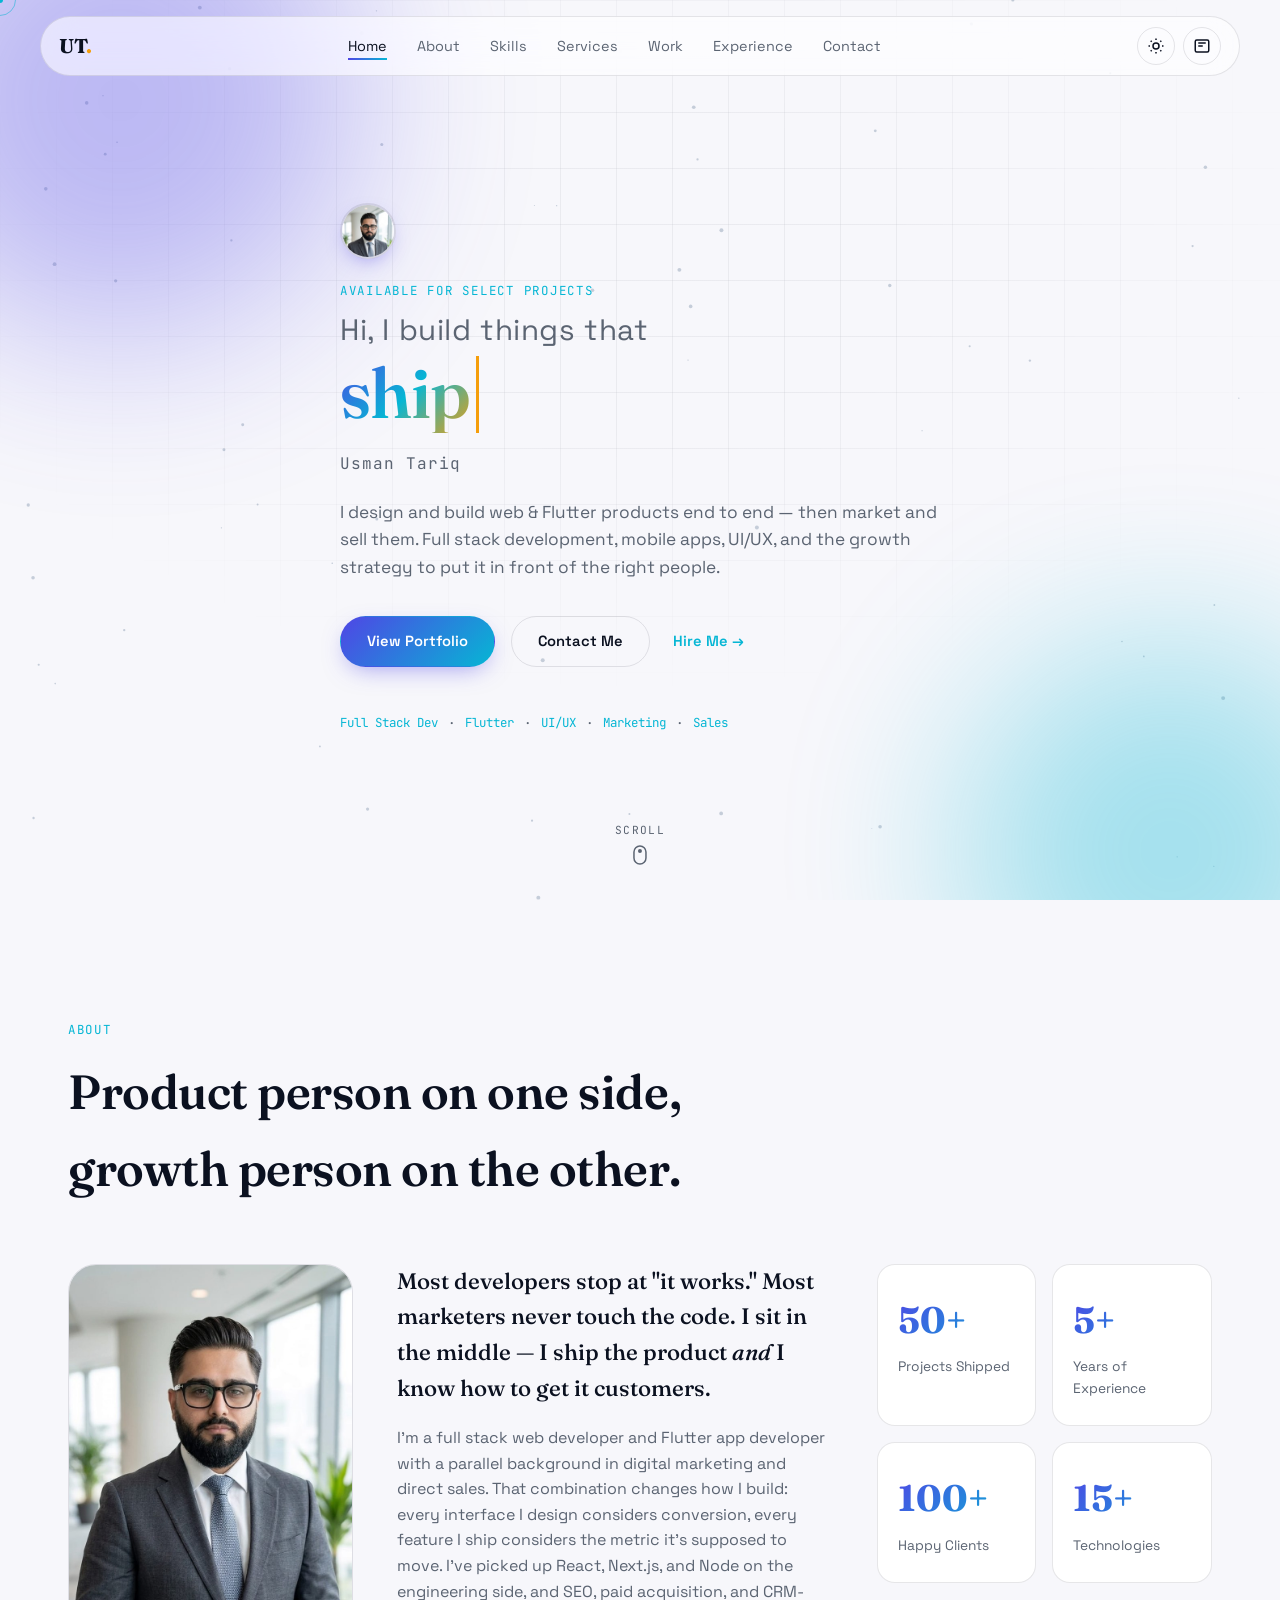
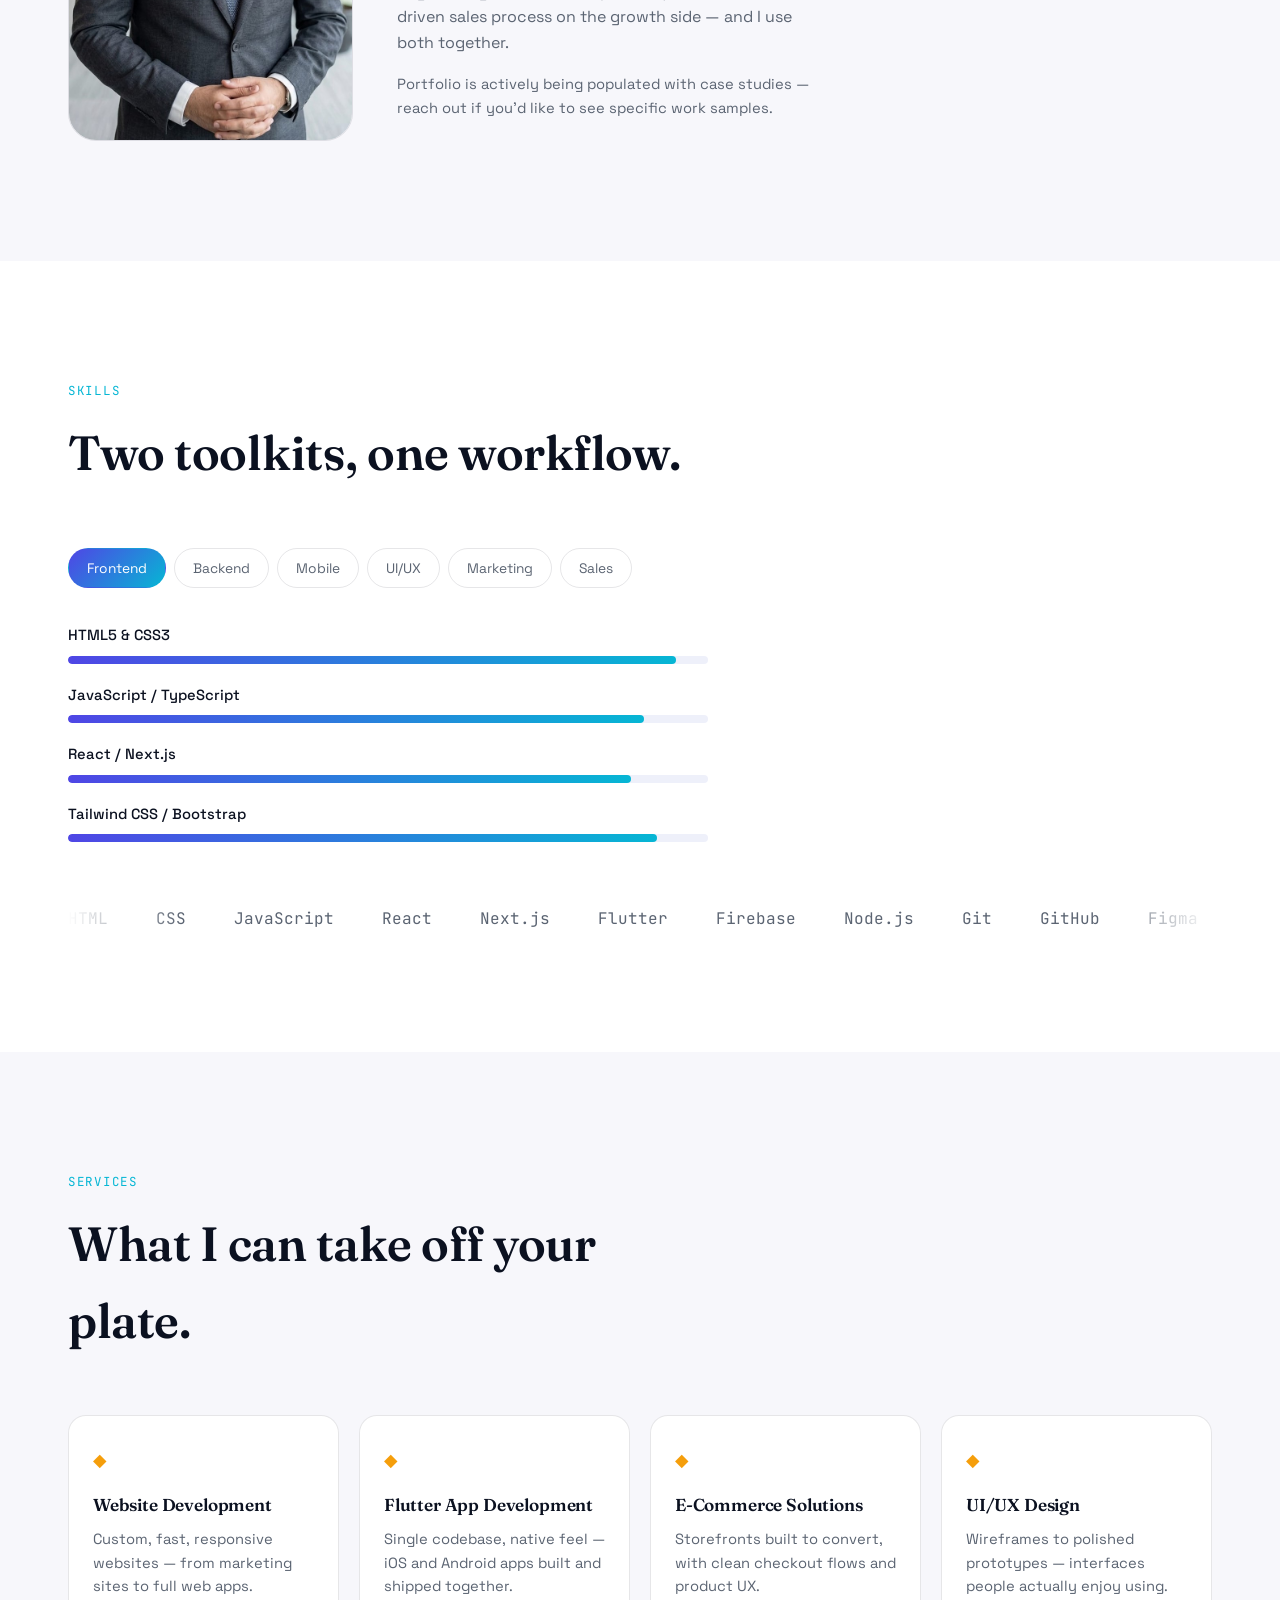
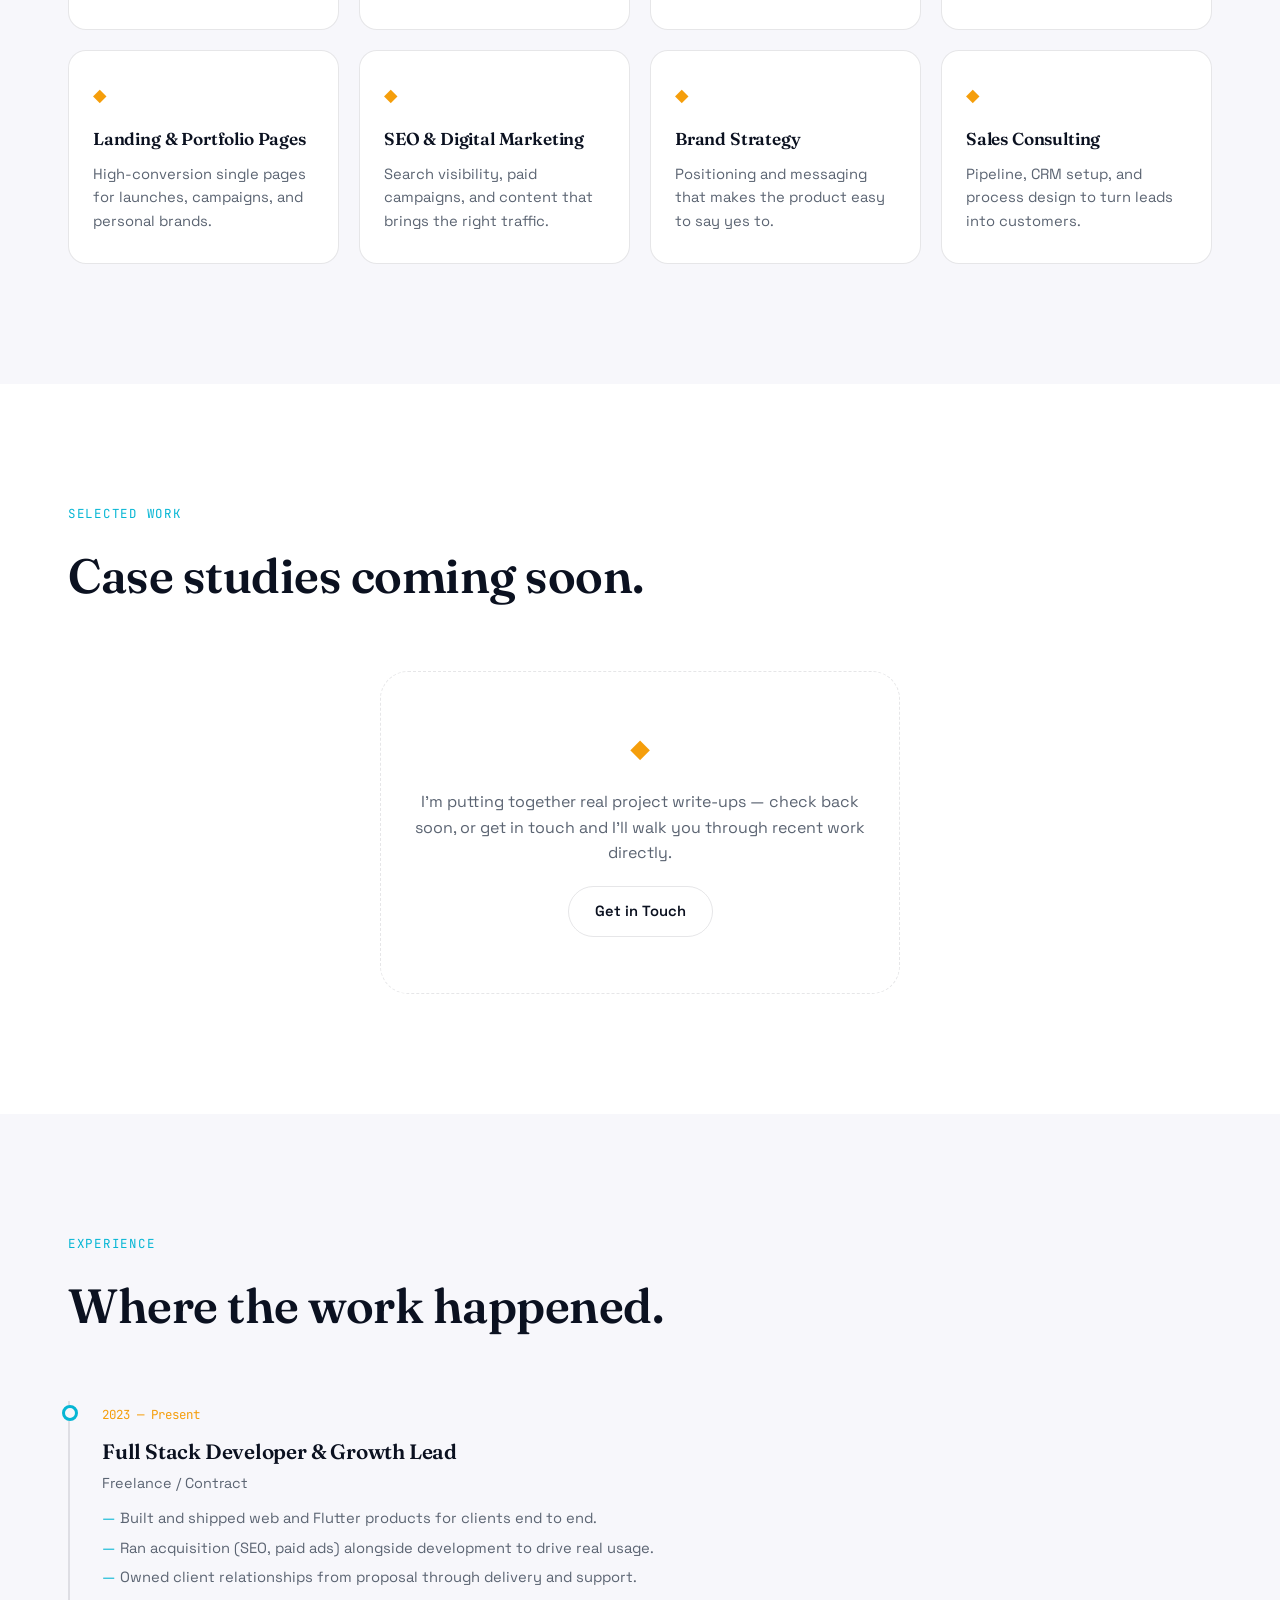
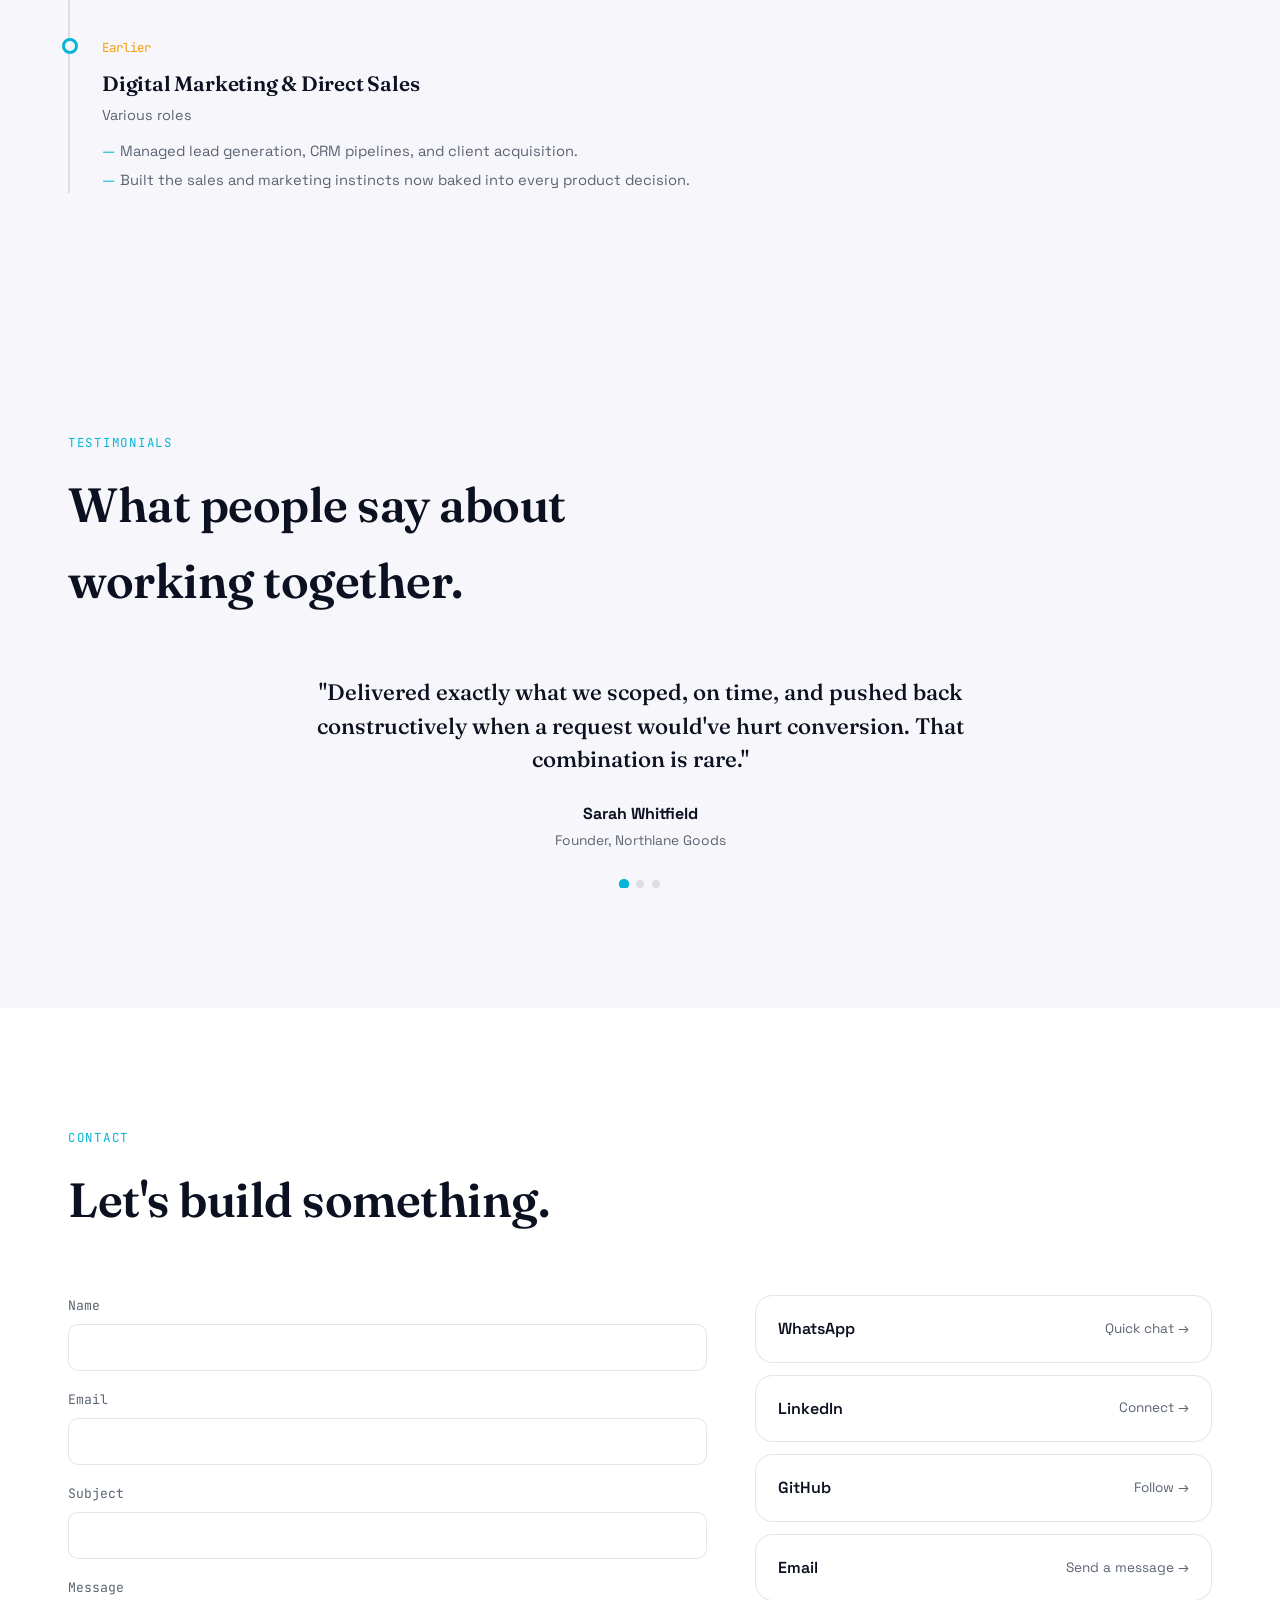
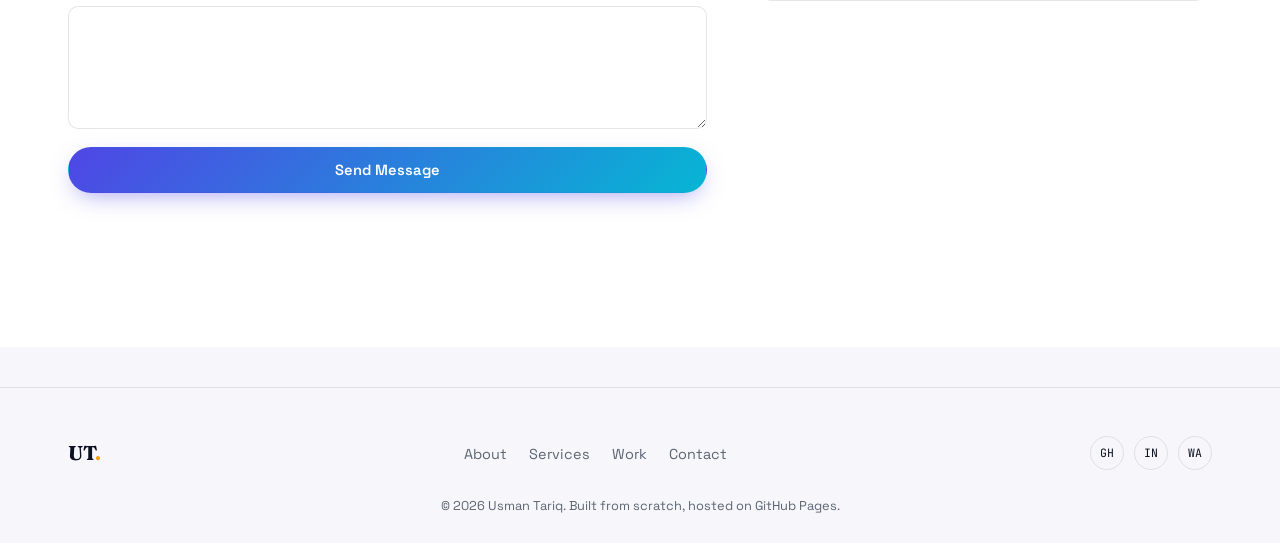
<file: index.html>
<!DOCTYPE html>
<html lang="en">
<head>
  <meta charset="UTF-8" />
  <meta name="viewport" content="width=device-width, initial-scale=1.0" />
  <title>Usman Tariq — Full Stack Developer, Flutter Engineer &amp; Growth Strategist</title>
  <meta name="description" content="Usman Tariq builds web apps, Flutter mobile apps, and interfaces — then markets and sells them. Portfolio, services, and case studies." />
  <meta name="author" content="Usman Tariq" />

  <!-- Open Graph -->
  <meta property="og:type" content="website" />
  <meta property="og:title" content="Usman Tariq — Full Stack Developer, Flutter Engineer & Growth Strategist" />
  <meta property="og:description" content="I build the product, then I build its audience. Web, Flutter, UI/UX, marketing and sales — end to end." />
  <meta property="og:image" content="images/og-cover.svg" />
  <meta property="og:url" content="https://iusmantariq.github.io/" />

  <!-- Twitter -->
  <meta name="twitter:card" content="summary_large_image" />
  <meta name="twitter:title" content="Usman Tariq — Full Stack Developer, Flutter Engineer & Growth Strategist" />
  <meta name="twitter:description" content="I build the product, then I build its audience. Web, Flutter, UI/UX, marketing and sales — end to end." />
  <meta name="twitter:image" content="images/og-cover.svg" />

  <link rel="canonical" href="https://iusmantariq.github.io/" />
  <link rel="icon" type="image/png" sizes="32x32" href="images/favicon-32.png" />
  <link rel="icon" type="image/png" sizes="16x16" href="images/favicon-16.png" />
  <link rel="apple-touch-icon" sizes="180x180" href="images/favicon-180.png" />

  <link rel="preconnect" href="https://fonts.googleapis.com" />
  <link rel="preconnect" href="https://fonts.gstatic.com" crossorigin />
  <link href="https://fonts.googleapis.com/css2?family=Fraunces:opsz,wght@9..144,300;9..144,500;9..144,600;9..144,700&family=Space+Grotesk:wght@400;500;600;700&family=JetBrains+Mono:wght@400;500&display=swap" rel="stylesheet" />

  <link rel="stylesheet" href="css/style.css" />

  <script type="application/ld+json">
  {
    "@context": "https://schema.org",
    "@type": "Person",
    "name": "Usman Tariq",
    "jobTitle": "Full Stack Web Developer, Flutter App Developer, UI/UX Designer, Digital Marketing & Sales Expert",
    "url": "https://iusmantariq.github.io/",
    "sameAs": [
      "https://github.com/iusmantariq",
      "https://www.linkedin.com/in/usman-raja-0a2588297"
    ]
  }
  </script>
</head>
<body>

  <!-- Loader -->
  <div id="loader" aria-hidden="true">
    <div class="loader-mark">
      <span>U</span><span>T</span>
    </div>
  </div>

  <!-- Scroll progress -->
  <div id="scroll-progress"></div>

  <!-- Custom cursor (desktop only, respects reduced motion via CSS) -->
  <div class="cursor-dot" id="cursorDot" aria-hidden="true"></div>
  <div class="cursor-ring" id="cursorRing" aria-hidden="true"></div>

  <!-- Nav -->
  <header class="nav-wrap" id="navWrap">
    <nav class="nav" aria-label="Primary">
      <a href="#home" class="logo">
        <span class="logo-mark">UT<span class="logo-dot">.</span></span>
      </a>

      <ul class="nav-links" id="navLinks">
        <li><a href="#home" class="nav-link active" data-section="home">Home</a></li>
        <li><a href="#about" class="nav-link" data-section="about">About</a></li>
        <li><a href="#skills" class="nav-link" data-section="skills">Skills</a></li>
        <li><a href="#services" class="nav-link" data-section="services">Services</a></li>
        <li><a href="#portfolio" class="nav-link" data-section="portfolio">Work</a></li>
        <li><a href="#experience" class="nav-link" data-section="experience">Experience</a></li>
        <li><a href="#contact" class="nav-link" data-section="contact">Contact</a></li>
      </ul>

      <div class="nav-actions">
        <button id="themeToggle" class="icon-btn" aria-label="Toggle light and dark theme" title="Toggle theme">
          <svg class="icon-sun" width="18" height="18" viewBox="0 0 24 24" fill="none" stroke="currentColor" stroke-width="2"><circle cx="12" cy="12" r="4"/><path d="M12 2v2M12 20v2M4.9 4.9l1.4 1.4M17.7 17.7l1.4 1.4M2 12h2M20 12h2M4.9 19.1l1.4-1.4M17.7 6.3l1.4-1.4"/></svg>
          <svg class="icon-moon" width="18" height="18" viewBox="0 0 24 24" fill="none" stroke="currentColor" stroke-width="2"><path d="M21 12.8A9 9 0 1 1 11.2 3 7 7 0 0 0 21 12.8Z"/></svg>
        </button>
        <button class="icon-btn hide-mobile" id="paletteBtn" aria-label="Open command palette" title="Command palette (Ctrl+K)">
          <svg width="18" height="18" viewBox="0 0 24 24" fill="none" stroke="currentColor" stroke-width="2"><rect x="3" y="4" width="18" height="16" rx="2"/><path d="M7 8h10M7 12h6"/></svg>
        </button>
        <button class="hamburger" id="hamburger" aria-label="Open menu" aria-expanded="false">
          <span></span><span></span><span></span>
        </button>
      </div>
    </nav>
  </header>

  <!-- Mobile menu -->
  <div class="mobile-menu" id="mobileMenu">
    <ul>
      <li><a href="#home" class="mobile-link">Home</a></li>
      <li><a href="#about" class="mobile-link">About</a></li>
      <li><a href="#skills" class="mobile-link">Skills</a></li>
      <li><a href="#services" class="mobile-link">Services</a></li>
      <li><a href="#portfolio" class="mobile-link">Work</a></li>
      <li><a href="#experience" class="mobile-link">Experience</a></li>
      <li><a href="#contact" class="mobile-link">Contact</a></li>
    </ul>
    <a href="#contact" class="btn btn-primary mobile-link">Get In Touch</a>
  </div>

  <main id="top">

    <!-- HERO -->
    <section class="hero" id="home">
      <div class="hero-bg" aria-hidden="true">
        <canvas id="particleCanvas"></canvas>
        <div class="hero-grid"></div>
        <div class="blob blob-a"></div>
        <div class="blob blob-b"></div>
      </div>

      <div class="hero-inner container">
        <div class="hero-avatar reveal">
          <img src="images/profile-square.jpg" alt="Usman Tariq" width="56" height="56" />
        </div>
        <p class="eyebrow reveal">Available for select projects</p>

        <h1 class="hero-title reveal">
          <span class="hero-hi">Hi, I build things that</span>
          <span class="hero-line-typed">
            <span id="typedWord">ship.</span>
          </span>
        </h1>

        <p class="hero-name reveal">Usman Tariq</p>

        <p class="hero-sub reveal">
          I design and build web &amp; Flutter products end to end — then market and sell them.
          Full stack development, mobile apps, UI/UX, and the growth strategy to put it in front of the right people.
        </p>

        <div class="hero-cta reveal">
          <a href="#portfolio" class="btn btn-primary ripple">View Portfolio</a>
          <a href="#contact" class="btn btn-outline ripple">Contact Me</a>
          <a href="#contact" class="btn btn-text">Hire Me →</a>
        </div>

        <div class="hero-roles reveal" aria-hidden="true">
          <span>Full&nbsp;Stack&nbsp;Dev</span>
          <span>·</span>
          <span>Flutter</span>
          <span>·</span>
          <span>UI/UX</span>
          <span>·</span>
          <span>Marketing</span>
          <span>·</span>
          <span>Sales</span>
        </div>
      </div>

      <button class="scroll-cue" id="scrollCue" aria-label="Scroll to About section">
        <span>Scroll</span>
        <svg width="14" height="20" viewBox="0 0 14 20" fill="none"><rect x="1" y="1" width="12" height="18" rx="6" stroke="currentColor" stroke-width="1.5"/><circle class="scroll-cue-dot" cx="7" cy="6" r="2" fill="currentColor"/></svg>
      </button>
    </section>

    <!-- ABOUT -->
    <section class="section" id="about">
      <div class="container">
        <div class="section-head reveal">
          <p class="eyebrow">About</p>
          <h2>Product person on one side, growth person on the other.</h2>
        </div>

        <div class="about-grid">
          <div class="about-photo reveal">
            <img src="images/profile-portrait.jpg" alt="Usman Tariq" />
          </div>
          <div class="about-copy reveal">
            <p class="lede">
              Most developers stop at "it works." Most marketers never touch the code.
              I sit in the middle — I ship the product <em>and</em> I know how to get it customers.
            </p>
            <p>
              I'm a full stack web developer and Flutter app developer with a parallel background in digital
              marketing and direct sales. That combination changes how I build: every interface I design considers
              conversion, every feature I ship considers the metric it's supposed to move. I've picked up React,
              Next.js, and Node on the engineering side, and SEO, paid acquisition, and CRM-driven sales process on
              the growth side — and I use both together.
            </p>
            <p class="muted-note">
              Portfolio is actively being populated with case studies — reach out if you'd like to see specific work samples.
            </p>
          </div>

          <div class="about-stats">
            <div class="stat-card reveal">
              <span class="stat-num" data-count="50" data-suffix="+">0</span>
              <span class="stat-label">Projects Shipped</span>
            </div>
            <div class="stat-card reveal">
              <span class="stat-num" data-count="5" data-suffix="+">0</span>
              <span class="stat-label">Years of Experience</span>
            </div>
            <div class="stat-card reveal">
              <span class="stat-num" data-count="100" data-suffix="+">0</span>
              <span class="stat-label">Happy Clients</span>
            </div>
            <div class="stat-card reveal">
              <span class="stat-num" data-count="15" data-suffix="+">0</span>
              <span class="stat-label">Technologies</span>
            </div>
          </div>
        </div>
      </div>
    </section>

    <!-- SKILLS -->
    <section class="section section-alt" id="skills">
      <div class="container">
        <div class="section-head reveal">
          <p class="eyebrow">Skills</p>
          <h2>Two toolkits, one workflow.</h2>
        </div>

        <div class="skills-tabs reveal" role="tablist" aria-label="Skill categories">
          <button class="skill-tab active" data-target="frontend">Frontend</button>
          <button class="skill-tab" data-target="backend">Backend</button>
          <button class="skill-tab" data-target="mobile">Mobile</button>
          <button class="skill-tab" data-target="design">UI/UX</button>
          <button class="skill-tab" data-target="marketing">Marketing</button>
          <button class="skill-tab" data-target="sales">Sales</button>
        </div>

        <div class="skills-panels">
          <div class="skill-panel active" id="frontend">
            <div class="bar-row"><span>HTML5 &amp; CSS3</span><div class="bar"><i style="--w:95%"></i></div></div>
            <div class="bar-row"><span>JavaScript / TypeScript</span><div class="bar"><i style="--w:90%"></i></div></div>
            <div class="bar-row"><span>React / Next.js</span><div class="bar"><i style="--w:88%"></i></div></div>
            <div class="bar-row"><span>Tailwind CSS / Bootstrap</span><div class="bar"><i style="--w:92%"></i></div></div>
          </div>
          <div class="skill-panel" id="backend">
            <div class="bar-row"><span>Node.js / Express.js</span><div class="bar"><i style="--w:85%"></i></div></div>
            <div class="bar-row"><span>REST API Design</span><div class="bar"><i style="--w:88%"></i></div></div>
            <div class="bar-row"><span>Firebase</span><div class="bar"><i style="--w:86%"></i></div></div>
            <div class="bar-row"><span>Git &amp; GitHub</span><div class="bar"><i style="--w:90%"></i></div></div>
          </div>
          <div class="skill-panel" id="mobile">
            <div class="bar-row"><span>Flutter</span><div class="bar"><i style="--w:90%"></i></div></div>
            <div class="bar-row"><span>Dart</span><div class="bar"><i style="--w:88%"></i></div></div>
            <div class="bar-row"><span>Android Development</span><div class="bar"><i style="--w:78%"></i></div></div>
            <div class="bar-row"><span>Cross-platform Architecture</span><div class="bar"><i style="--w:85%"></i></div></div>
          </div>
          <div class="skill-panel" id="design">
            <div class="bar-row"><span>Figma</span><div class="bar"><i style="--w:90%"></i></div></div>
            <div class="bar-row"><span>Adobe XD / Photoshop</span><div class="bar"><i style="--w:80%"></i></div></div>
            <div class="bar-row"><span>Wireframing &amp; Prototyping</span><div class="bar"><i style="--w:88%"></i></div></div>
            <div class="bar-row"><span>Design Systems</span><div class="bar"><i style="--w:82%"></i></div></div>
          </div>
          <div class="skill-panel" id="marketing">
            <div class="bar-row"><span>SEO</span><div class="bar"><i style="--w:85%"></i></div></div>
            <div class="bar-row"><span>Google &amp; Facebook Ads</span><div class="bar"><i style="--w:82%"></i></div></div>
            <div class="bar-row"><span>Email &amp; Content Marketing</span><div class="bar"><i style="--w:80%"></i></div></div>
            <div class="bar-row"><span>Analytics</span><div class="bar"><i style="--w:84%"></i></div></div>
          </div>
          <div class="skill-panel" id="sales">
            <div class="bar-row"><span>Direct Sales</span><div class="bar"><i style="--w:88%"></i></div></div>
            <div class="bar-row"><span>Lead Generation</span><div class="bar"><i style="--w:85%"></i></div></div>
            <div class="bar-row"><span>CRM &amp; Pipeline Management</span><div class="bar"><i style="--w:83%"></i></div></div>
            <div class="bar-row"><span>Business Development</span><div class="bar"><i style="--w:80%"></i></div></div>
          </div>
        </div>

        <div class="tech-marquee reveal" aria-label="Technology stack">
          <div class="tech-track">
            <span>HTML</span><span>CSS</span><span>JavaScript</span><span>React</span><span>Next.js</span>
            <span>Flutter</span><span>Firebase</span><span>Node.js</span><span>Git</span><span>GitHub</span>
            <span>Figma</span><span>Photoshop</span>
            <span aria-hidden="true">HTML</span><span aria-hidden="true">CSS</span><span aria-hidden="true">JavaScript</span>
            <span aria-hidden="true">React</span><span aria-hidden="true">Next.js</span><span aria-hidden="true">Flutter</span>
            <span aria-hidden="true">Firebase</span><span aria-hidden="true">Node.js</span><span aria-hidden="true">Git</span>
            <span aria-hidden="true">GitHub</span><span aria-hidden="true">Figma</span><span aria-hidden="true">Photoshop</span>
          </div>
        </div>
      </div>
    </section>

    <!-- SERVICES -->
    <section class="section" id="services">
      <div class="container">
        <div class="section-head reveal">
          <p class="eyebrow">Services</p>
          <h2>What I can take off your plate.</h2>
        </div>

        <div class="services-grid">
          <div class="service-card reveal">
            <div class="service-icon">◆</div>
            <h3>Website Development</h3>
            <p>Custom, fast, responsive websites — from marketing sites to full web apps.</p>
          </div>
          <div class="service-card reveal">
            <div class="service-icon">◆</div>
            <h3>Flutter App Development</h3>
            <p>Single codebase, native feel — iOS and Android apps built and shipped together.</p>
          </div>
          <div class="service-card reveal">
            <div class="service-icon">◆</div>
            <h3>E-Commerce Solutions</h3>
            <p>Storefronts built to convert, with clean checkout flows and product UX.</p>
          </div>
          <div class="service-card reveal">
            <div class="service-icon">◆</div>
            <h3>UI/UX Design</h3>
            <p>Wireframes to polished prototypes — interfaces people actually enjoy using.</p>
          </div>
          <div class="service-card reveal">
            <div class="service-icon">◆</div>
            <h3>Landing &amp; Portfolio Pages</h3>
            <p>High-conversion single pages for launches, campaigns, and personal brands.</p>
          </div>
          <div class="service-card reveal">
            <div class="service-icon">◆</div>
            <h3>SEO &amp; Digital Marketing</h3>
            <p>Search visibility, paid campaigns, and content that brings the right traffic.</p>
          </div>
          <div class="service-card reveal">
            <div class="service-icon">◆</div>
            <h3>Brand Strategy</h3>
            <p>Positioning and messaging that makes the product easy to say yes to.</p>
          </div>
          <div class="service-card reveal">
            <div class="service-icon">◆</div>
            <h3>Sales Consulting</h3>
            <p>Pipeline, CRM setup, and process design to turn leads into customers.</p>
          </div>
        </div>
      </div>
    </section>

    <!-- PORTFOLIO -->
    <section class="section section-alt" id="portfolio">
      <div class="container">
        <div class="section-head reveal">
          <p class="eyebrow">Selected Work</p>
          <h2>Case studies coming soon.</h2>
        </div>

        <div class="portfolio-empty reveal">
          <div class="portfolio-empty-icon">◆</div>
          <p>I'm putting together real project write-ups — check back soon, or get in touch and I'll walk you through recent work directly.</p>
          <a href="#contact" class="btn btn-outline">Get in Touch</a>
        </div>
      </div>
    </section>


    <!-- EXPERIENCE -->
    <section class="section" id="experience">
      <div class="container">
        <div class="section-head reveal">
          <p class="eyebrow">Experience</p>
          <h2>Where the work happened.</h2>
        </div>

        <div class="timeline" id="timeline">
          <div class="timeline-item reveal">
            <div class="timeline-dot"></div>
            <div class="timeline-content">
              <span class="timeline-date">2023 — Present</span>
              <h3>Full Stack Developer &amp; Growth Lead</h3>
              <p class="timeline-org">Freelance / Contract</p>
              <ul>
                <li>Built and shipped web and Flutter products for clients end to end.</li>
                <li>Ran acquisition (SEO, paid ads) alongside development to drive real usage.</li>
                <li>Owned client relationships from proposal through delivery and support.</li>
              </ul>
            </div>
          </div>
          <div class="timeline-item reveal">
            <div class="timeline-dot"></div>
            <div class="timeline-content">
              <span class="timeline-date">Earlier</span>
              <h3>Digital Marketing &amp; Direct Sales</h3>
              <p class="timeline-org">Various roles</p>
              <ul>
                <li>Managed lead generation, CRM pipelines, and client acquisition.</li>
                <li>Built the sales and marketing instincts now baked into every product decision.</li>
              </ul>
            </div>
          </div>
        </div>
      </div>
    </section>


    <!-- TESTIMONIALS -->
    <section class="section" id="testimonials">
      <div class="container">
        <div class="section-head reveal">
          <p class="eyebrow">Testimonials</p>
          <h2>What people say about working together.</h2>
        </div>

        <div class="testimonial-slider reveal">
          <div class="testimonial-track" id="testimonialTrack">
            <div class="testimonial-card">
              <p>"Delivered exactly what we scoped, on time, and pushed back constructively when a request would've hurt conversion. That combination is rare."</p>
              <div class="testimonial-person"><strong>Sarah Whitfield</strong><span>Founder, Northlane Goods</span></div>
            </div>
            <div class="testimonial-card">
              <p>"Understood both the technical build and how to market it afterward. Saved us from hiring two separate people."</p>
              <div class="testimonial-person"><strong>Rami Haddad</strong><span>Marketing Lead, Voss & Co.</span></div>
            </div>
            <div class="testimonial-card">
              <p>"Communicative, organized, and the Flutter app has had zero critical issues since launch."</p>
              <div class="testimonial-person"><strong>Priya Nair</strong><span>Product Owner, Fernbridge Labs</span></div>
            </div>
          </div>
          <div class="testimonial-dots" id="testimonialDots"></div>
        </div>
      </div>
    </section>

    <!-- CONTACT -->
    <section class="section section-alt" id="contact">
      <div class="container">
        <div class="section-head reveal">
          <p class="eyebrow">Contact</p>
          <h2>Let's build something.</h2>
        </div>

        <div class="contact-grid">
          <form class="contact-form reveal" id="contactForm" novalidate>
            <div class="field">
              <label for="cName">Name</label>
              <input type="text" id="cName" name="name" required autocomplete="name" />
            </div>
            <div class="field">
              <label for="cEmail">Email</label>
              <input type="email" id="cEmail" name="email" required autocomplete="email" />
            </div>
            <div class="field">
              <label for="cSubject">Subject</label>
              <input type="text" id="cSubject" name="subject" required />
            </div>
            <div class="field">
              <label for="cMessage">Message</label>
              <textarea id="cMessage" name="message" rows="5" required></textarea>
            </div>
            <button type="submit" class="btn btn-primary ripple" id="contactSubmit">Send Message</button>
            <p class="form-status" id="formStatus" role="status" aria-live="polite"></p>
          </form>

          <div class="contact-side reveal">
            <a href="https://wa.me/96893594618" target="_blank" rel="noopener" class="contact-link">
              <span>WhatsApp</span><em>Quick chat →</em>
            </a>
            <a href="https://www.linkedin.com/in/usman-raja-0a2588297" target="_blank" rel="noopener" class="contact-link">
              <span>LinkedIn</span><em>Connect →</em>
            </a>
            <a href="https://github.com/iusmantariq" target="_blank" rel="noopener" class="contact-link">
              <span>GitHub</span><em>Follow →</em>
            </a>
            <a href="#contactForm" id="emailContactLink" class="contact-link">
              <span>Email</span><em>Send a message →</em>
            </a>
          </div>
        </div>
      </div>
    </section>

  </main>

  <footer class="footer">
    <div class="container footer-inner">
      <a href="#home" class="logo"><span class="logo-mark">UT<span class="logo-dot">.</span></span></a>
      <ul class="footer-links">
        <li><a href="#about">About</a></li>
        <li><a href="#services">Services</a></li>
        <li><a href="#portfolio">Work</a></li>
        <li><a href="#contact">Contact</a></li>
      </ul>
      <div class="footer-social">
        <a href="https://github.com/iusmantariq" target="_blank" rel="noopener" aria-label="GitHub">GH</a>
        <a href="https://www.linkedin.com/in/usman-raja-0a2588297" target="_blank" rel="noopener" aria-label="LinkedIn">IN</a>
        <a href="https://wa.me/96893594618" target="_blank" rel="noopener" aria-label="WhatsApp">WA</a>
      </div>
    </div>
    <p class="footer-copy">© <span id="year"></span> Usman Tariq. Built from scratch, hosted on GitHub Pages.</p>
  </footer>

  <button class="back-to-top" id="backToTop" aria-label="Back to top">↑</button>

  <!-- Command palette -->
  <div class="palette-overlay" id="paletteOverlay">
    <div class="palette" role="dialog" aria-label="Command palette">
      <input type="text" id="paletteInput" placeholder="Jump to a section… (Esc to close)" autocomplete="off" />
      <ul id="paletteResults"></ul>
    </div>
  </div>

  <script src="js/main.js"></script>
</body>
</html>
</google7fbec65fd7bba41d.html>
</file>
<file: css/style.css>
/* =========================================================
   Usman Tariq — Portfolio
   Design tokens
   ========================================================= */
:root{
  --primary:#4F46E5;
  --secondary:#06B6D4;
  --accent:#F59E0B;
  --bg:#0B1120;
  --surface:#111827;
  --surface-2:#161f33;
  --text:#F8FAFC;
  --muted:#94A3B8;
  --border:rgba(148,163,184,0.16);
  --glass:rgba(17,24,39,0.55);

  --font-display:'Fraunces', Georgia, serif;
  --font-body:'Space Grotesk', system-ui, sans-serif;
  --font-mono:'JetBrains Mono', monospace;

  --container:1200px;
  --radius-sm:10px;
  --radius:18px;
  --radius-lg:28px;
  --ease:cubic-bezier(.16,.84,.44,1);
  --nav-h:76px;
}

[data-theme="light"]{
  --bg:#F7F7FB;
  --surface:#FFFFFF;
  --surface-2:#EEF0FA;
  --text:#0B1120;
  --muted:#5B6472;
  --border:rgba(11,17,32,0.10);
  --glass:rgba(255,255,255,0.6);
}

*,*::before,*::after{box-sizing:border-box;}
html{scroll-behavior:smooth;}
@media (prefers-reduced-motion: reduce){
  html{scroll-behavior:auto;}
  *,*::before,*::after{animation-duration:0.001ms !important;animation-iteration-count:1 !important;transition-duration:0.001ms !important;scroll-behavior:auto !important;}
}

body{
  margin:0;
  background:var(--bg);
  color:var(--text);
  font-family:var(--font-body);
  -webkit-font-smoothing:antialiased;
  line-height:1.6;
  overflow-x:hidden;
  transition:background .4s var(--ease), color .4s var(--ease);
}

img{max-width:100%;display:block;}
a{color:inherit;text-decoration:none;}
ul{list-style:none;margin:0;padding:0;}
button{font-family:inherit;}

.container{max-width:var(--container);margin:0 auto;padding:0 28px;}

h1,h2,h3{font-family:var(--font-display);font-weight:600;letter-spacing:-0.01em;margin:0;}
h2{font-size:clamp(2rem,4vw,3rem);}
h3{font-size:1.3rem;}
p{margin:0;}

.eyebrow{
  font-family:var(--font-mono);
  font-size:0.78rem;
  letter-spacing:.14em;
  text-transform:uppercase;
  color:var(--secondary);
  margin:0 0 14px;
}

.muted-note,.section-note{color:var(--muted);font-size:0.92rem;}

/* =========================================================
   Focus & selection
   ========================================================= */
:focus-visible{outline:2px solid var(--secondary);outline-offset:3px;border-radius:6px;}
::selection{background:var(--primary);color:#fff;}

/* =========================================================
   Loader
   ========================================================= */
#loader{
  position:fixed;inset:0;z-index:9999;
  background:var(--bg);
  display:flex;align-items:center;justify-content:center;
  transition:opacity .6s var(--ease), visibility .6s var(--ease);
}
#loader.hidden{opacity:0;visibility:hidden;}
.loader-mark{display:flex;gap:2px;font-family:var(--font-display);font-size:2.4rem;font-weight:600;}
.loader-mark span{
  display:inline-block;
  background:linear-gradient(135deg,var(--primary),var(--secondary));
  -webkit-background-clip:text;background-clip:text;color:transparent;
  animation:loaderPulse 1.1s var(--ease) infinite;
}
.loader-mark span:nth-child(2){animation-delay:.15s;}
@keyframes loaderPulse{0%,100%{transform:translateY(0);opacity:.5;}50%{transform:translateY(-10px);opacity:1;}}

/* =========================================================
   Scroll progress
   ========================================================= */
#scroll-progress{
  position:fixed;top:0;left:0;height:3px;width:0%;
  background:linear-gradient(90deg,var(--primary),var(--secondary),var(--accent));
  z-index:2000;transition:width .1s linear;
}

/* =========================================================
   Custom cursor
   ========================================================= */
.cursor-dot,.cursor-ring{
  position:fixed;top:0;left:0;pointer-events:none;z-index:3000;
  border-radius:50%;transform:translate(-50%,-50%);
  transition:opacity .2s ease;
}
.cursor-dot{width:6px;height:6px;background:var(--secondary);}
.cursor-ring{width:32px;height:32px;border:1.5px solid var(--secondary);opacity:.5;transition:transform .15s var(--ease), opacity .2s ease;}
@media (hover:none), (pointer:coarse){
  .cursor-dot,.cursor-ring{display:none;}
}

/* =========================================================
   Buttons
   ========================================================= */
.btn{
  position:relative;overflow:hidden;
  display:inline-flex;align-items:center;justify-content:center;gap:8px;
  padding:13px 26px;border-radius:999px;
  font-size:0.92rem;font-weight:600;
  border:1px solid transparent;cursor:pointer;
  transition:transform .25s var(--ease), box-shadow .25s var(--ease), background .25s var(--ease), color .25s var(--ease), border-color .25s var(--ease);
  white-space:nowrap;
}
.btn-primary{
  background:linear-gradient(135deg,var(--primary),var(--secondary));
  color:#fff;box-shadow:0 8px 24px -8px rgba(79,70,229,.55);
}
.btn-primary:hover{transform:translateY(-2px);box-shadow:0 14px 30px -8px rgba(79,70,229,.65);}
.btn-outline{border-color:var(--border);color:var(--text);background:transparent;}
.btn-outline:hover{border-color:var(--secondary);color:var(--secondary);transform:translateY(-2px);}
.btn-ghost{background:var(--surface-2);color:var(--text);}
.btn-ghost:hover{background:var(--border);}
.btn-text{color:var(--secondary);font-weight:600;padding:13px 6px;}
.btn-text:hover{color:var(--accent);}
.btn-sm{padding:9px 16px;font-size:0.82rem;}

.ripple{position:relative;}
.ripple .ripple-circle{
  position:absolute;border-radius:50%;background:rgba(255,255,255,.5);
  transform:scale(0);animation:rippleAnim .6s ease-out;pointer-events:none;
}
@keyframes rippleAnim{to{transform:scale(3);opacity:0;}}

/* =========================================================
   Nav
   ========================================================= */
.nav-wrap{
  position:fixed;top:0;left:0;right:0;z-index:1000;
  padding:16px 0;
}
.nav{
  max-width:var(--container);margin:0 auto;padding:10px 18px;
  display:flex;align-items:center;justify-content:space-between;gap:20px;
  background:var(--glass);
  backdrop-filter:blur(16px) saturate(160%);
  -webkit-backdrop-filter:blur(16px) saturate(160%);
  border:1px solid var(--border);
  border-radius:999px;
  transition:background .4s var(--ease), border-color .4s var(--ease);
}
.logo-mark{font-family:var(--font-display);font-weight:700;font-size:1.25rem;letter-spacing:-0.02em;}
.logo-dot{color:var(--accent);}

.nav-links{display:flex;align-items:center;gap:2px;}
.nav-link{
  position:relative;padding:10px 14px;border-radius:999px;font-size:0.9rem;color:var(--muted);
  transition:color .25s ease;
}
.nav-link::after{
  content:"";position:absolute;left:14px;right:14px;bottom:5px;height:2px;
  background:linear-gradient(90deg,var(--primary),var(--secondary));
  transform:scaleX(0);transform-origin:left;transition:transform .3s var(--ease);
}
.nav-link:hover,.nav-link.active{color:var(--text);}
.nav-link.active::after,.nav-link:hover::after{transform:scaleX(1);}

.nav-actions{display:flex;align-items:center;gap:8px;}
.icon-btn{
  width:38px;height:38px;border-radius:50%;display:flex;align-items:center;justify-content:center;
  background:transparent;border:1px solid var(--border);color:var(--text);cursor:pointer;
  transition:background .25s ease, transform .25s var(--ease);
}
.icon-btn:hover{background:var(--surface-2);transform:translateY(-1px);}
.icon-sun,.icon-moon{transition:opacity .2s ease, transform .3s var(--ease);}
[data-theme="dark"] .icon-sun, :root:not([data-theme]) .icon-sun{display:none;}
[data-theme="light"] .icon-moon{display:none;}

.hide-mobile{display:inline-flex;}

.hamburger{
  display:none;flex-direction:column;gap:5px;width:38px;height:38px;
  align-items:center;justify-content:center;background:transparent;border:none;cursor:pointer;
}
.hamburger span{width:20px;height:2px;background:var(--text);transition:transform .3s var(--ease), opacity .3s ease;}
.hamburger.open span:nth-child(1){transform:translateY(7px) rotate(45deg);}
.hamburger.open span:nth-child(2){opacity:0;}
.hamburger.open span:nth-child(3){transform:translateY(-7px) rotate(-45deg);}

.mobile-menu{
  position:fixed;top:0;right:0;height:100vh;width:min(320px,84vw);z-index:999;
  background:var(--surface);border-left:1px solid var(--border);
  padding:110px 32px 40px;
  display:flex;flex-direction:column;gap:28px;
  transform:translateX(100%);transition:transform .45s var(--ease);
}
.mobile-menu.open{transform:translateX(0);}
.mobile-menu ul{display:flex;flex-direction:column;gap:6px;}
.mobile-link{display:block;padding:12px 0;font-size:1.2rem;font-family:var(--font-display);border-bottom:1px solid var(--border);}

/* =========================================================
   Hero
   ========================================================= */
.hero{
  position:relative;min-height:100vh;display:flex;align-items:center;
  padding-top:var(--nav-h);overflow:hidden;
}
.hero-bg{position:absolute;inset:0;z-index:0;}
#particleCanvas{position:absolute;inset:0;width:100%;height:100%;}
.hero-grid{
  position:absolute;inset:0;
  background-image:linear-gradient(var(--border) 1px, transparent 1px), linear-gradient(90deg, var(--border) 1px, transparent 1px);
  background-size:56px 56px;
  mask-image:radial-gradient(ellipse 70% 60% at 50% 30%, black 30%, transparent 80%);
  opacity:.5;
}
.blob{position:absolute;border-radius:50%;filter:blur(90px);opacity:.35;animation:blobFloat 16s ease-in-out infinite;}
.blob-a{width:480px;height:480px;background:var(--primary);top:-140px;left:-120px;}
.blob-b{width:420px;height:420px;background:var(--secondary);bottom:-160px;right:-100px;animation-delay:-8s;}
@keyframes blobFloat{
  0%,100%{transform:translate(0,0) scale(1);}
  50%{transform:translate(40px,-30px) scale(1.08);}
}

.hero-inner{position:relative;z-index:1;padding-top:40px;padding-bottom:80px;}
.hero-avatar{margin-bottom:22px;}
.hero-avatar img{width:56px;height:56px;border-radius:50%;border:2px solid var(--border);box-shadow:0 8px 20px -8px rgba(79,70,229,.5);}
.hero-title{font-size:clamp(2.4rem,6vw,4.4rem);line-height:1.05;margin-bottom:10px;}
.hero-hi{display:block;color:var(--muted);font-weight:400;font-size:0.42em;font-family:var(--font-body);letter-spacing:.02em;margin-bottom:10px;}
.hero-line-typed{
  display:inline-block;
  background:linear-gradient(135deg,var(--primary),var(--secondary) 50%,var(--accent));
  -webkit-background-clip:text;background-clip:text;color:transparent;
  border-right:3px solid var(--accent);
  padding-right:6px;
  min-height:1.1em;
}
.hero-name{font-family:var(--font-mono);color:var(--muted);font-size:1rem;letter-spacing:.06em;margin:18px 0 22px;}
.hero-sub{max-width:600px;color:var(--muted);font-size:1.08rem;margin-bottom:34px;}
.hero-cta{display:flex;flex-wrap:wrap;align-items:center;gap:16px;margin-bottom:46px;}
.hero-roles{
  display:flex;flex-wrap:wrap;gap:10px;font-family:var(--font-mono);font-size:0.78rem;color:var(--muted);
}
.hero-roles span:nth-child(odd){color:var(--secondary);}

.scroll-cue{
  position:absolute;bottom:34px;left:50%;transform:translateX(-50%);
  display:flex;flex-direction:column;align-items:center;gap:8px;
  background:none;border:none;color:var(--muted);cursor:pointer;z-index:2;
  font-family:var(--font-mono);font-size:0.7rem;letter-spacing:.12em;text-transform:uppercase;
}
.scroll-cue-dot{animation:scrollDot 1.6s ease-in-out infinite;}
@keyframes scrollDot{0%{opacity:1;transform:translateY(0);}50%{opacity:.3;transform:translateY(6px);}100%{opacity:1;transform:translateY(0);}}

/* =========================================================
   Sections
   ========================================================= */
.section{padding:120px 0;}
.section-alt{background:var(--surface);}
.section-head{max-width:640px;margin-bottom:56px;}
.section-head h2{margin-bottom:14px;}

/* Reveal on scroll */
.reveal{opacity:0;transform:translateY(28px);transition:opacity .7s var(--ease), transform .7s var(--ease);}
.reveal.in-view{opacity:1;transform:translateY(0);}

/* =========================================================
   About
   ========================================================= */
.about-grid{display:grid;grid-template-columns:0.85fr 1.3fr 1fr;gap:44px;align-items:start;}
.about-photo{border-radius:var(--radius-lg);overflow:hidden;border:1px solid var(--border);position:sticky;top:110px;}
.about-photo img{width:100%;height:100%;object-fit:cover;display:block;}
.lede{font-family:var(--font-display);font-size:1.4rem;font-weight:500;margin-bottom:20px;}
.about-copy p{margin-bottom:18px;color:var(--muted);}
.about-copy .lede{color:var(--text);}

.about-stats{display:grid;grid-template-columns:1fr 1fr;gap:16px;}
.stat-card{
  padding:26px 20px;border-radius:var(--radius);
  background:var(--surface);border:1px solid var(--border);
  display:flex;flex-direction:column;gap:6px;
  transition:transform .3s var(--ease), border-color .3s ease;
}
.stat-card:hover{transform:translateY(-4px);border-color:var(--secondary);}
.stat-num{font-family:var(--font-display);font-size:2.3rem;font-weight:700;
  background:linear-gradient(135deg,var(--primary),var(--secondary));
  -webkit-background-clip:text;background-clip:text;color:transparent;
}
.stat-label{color:var(--muted);font-size:0.86rem;}

/* =========================================================
   Skills
   ========================================================= */
.skills-tabs{display:flex;flex-wrap:wrap;gap:8px;margin-bottom:36px;}
.skill-tab{
  padding:10px 18px;border-radius:999px;border:1px solid var(--border);background:transparent;color:var(--muted);
  cursor:pointer;font-size:0.86rem;transition:all .25s var(--ease);
}
.skill-tab:hover{color:var(--text);}
.skill-tab.active{background:linear-gradient(135deg,var(--primary),var(--secondary));color:#fff;border-color:transparent;}

.skill-panel{display:none;flex-direction:column;gap:20px;max-width:640px;}
.skill-panel.active{display:flex;}
.bar-row{display:flex;flex-direction:column;gap:8px;}
.bar-row span{font-size:0.92rem;color:var(--text);font-weight:500;}
.bar{height:8px;border-radius:99px;background:var(--surface-2);overflow:hidden;}
.bar i{
  display:block;height:100%;width:0;border-radius:99px;
  background:linear-gradient(90deg,var(--primary),var(--secondary));
  transition:width 1.1s var(--ease);
}
.bar.animated i{width:var(--w);}

.tech-marquee{margin-top:64px;overflow:hidden;-webkit-mask-image:linear-gradient(90deg,transparent,black 10%,black 90%,transparent);mask-image:linear-gradient(90deg,transparent,black 10%,black 90%,transparent);}
.tech-track{display:flex;gap:48px;width:max-content;animation:marquee 26s linear infinite;}
.tech-track span{
  font-family:var(--font-mono);font-size:1rem;color:var(--muted);white-space:nowrap;
}
@keyframes marquee{from{transform:translateX(0);}to{transform:translateX(-50%);}}

/* =========================================================
   Services
   ========================================================= */
.services-grid{display:grid;grid-template-columns:repeat(4,1fr);gap:20px;}
.service-card{
  padding:30px 24px;border-radius:var(--radius);
  background:var(--surface);border:1px solid var(--border);
  transition:transform .35s var(--ease), border-color .35s ease, background .35s ease;
}
.service-card:hover{transform:translateY(-6px);border-color:var(--secondary);}
.service-icon{color:var(--accent);font-size:1.1rem;margin-bottom:16px;}
.service-card h3{margin-bottom:10px;font-size:1.08rem;}
.service-card p{color:var(--muted);font-size:0.92rem;}

/* =========================================================
   Portfolio
   ========================================================= */
.filter-row{display:flex;flex-wrap:wrap;gap:10px;margin-bottom:40px;}
.filter-btn{
  padding:10px 18px;border-radius:999px;border:1px solid var(--border);background:transparent;color:var(--muted);
  cursor:pointer;font-size:0.86rem;transition:all .25s var(--ease);
}
.filter-btn:hover{color:var(--text);}
.filter-btn.active{background:var(--text);color:var(--bg);border-color:transparent;}

.project-grid{display:grid;grid-template-columns:repeat(3,1fr);gap:24px;}
.project-card{
  border-radius:var(--radius);overflow:hidden;background:var(--surface);border:1px solid var(--border);
  transition:transform .4s var(--ease), border-color .4s ease;
}
.project-card:hover{transform:translateY(-6px);border-color:var(--secondary);}
.project-thumb{
  aspect-ratio:16/10;position:relative;overflow:hidden;
  background:linear-gradient(135deg,var(--primary),var(--secondary));
}
.project-thumb span{
  position:absolute;inset:0;display:flex;align-items:center;justify-content:center;
  font-family:var(--font-display);font-size:1.6rem;color:rgba(255,255,255,.85);
}
.project-body{padding:22px;}
.project-tags{display:flex;flex-wrap:wrap;gap:6px;margin:10px 0 14px;}
.project-tags span{
  font-family:var(--font-mono);font-size:0.7rem;padding:4px 9px;border-radius:6px;
  background:var(--surface-2);color:var(--muted);
}
.project-body p{color:var(--muted);font-size:0.9rem;margin-bottom:16px;}
.project-links{display:flex;gap:14px;font-size:0.86rem;}
.project-links a{color:var(--secondary);font-weight:600;}
.project-links a:hover{color:var(--accent);}

.portfolio-empty{
  max-width:520px;margin:0 auto;text-align:center;
  padding:56px 32px;border-radius:var(--radius-lg);
  background:var(--surface);border:1px dashed var(--border);
  display:flex;flex-direction:column;align-items:center;gap:20px;
}
.portfolio-empty-icon{font-size:1.6rem;color:var(--accent);}
.portfolio-empty p{color:var(--muted);font-size:1rem;}

/* =========================================================
   Experience timeline
   ========================================================= */
.timeline{position:relative;padding-left:32px;border-left:2px solid var(--border);display:flex;flex-direction:column;gap:44px;}
.timeline-item{position:relative;}
.timeline-dot{
  position:absolute;left:-40px;top:4px;width:16px;height:16px;border-radius:50%;
  background:var(--bg);border:3px solid var(--secondary);
}
.timeline-date{font-family:var(--font-mono);font-size:0.78rem;color:var(--accent);}
.timeline-content h3{margin:8px 0 4px;}
.timeline-org{color:var(--muted);font-size:0.9rem;margin-bottom:12px;}
.timeline-content ul{display:flex;flex-direction:column;gap:6px;}
.timeline-content li{color:var(--muted);font-size:0.92rem;padding-left:18px;position:relative;}
.timeline-content li::before{content:"—";position:absolute;left:0;color:var(--secondary);}

/* =========================================================
   Testimonials
   ========================================================= */
.testimonial-slider{max-width:720px;margin:0 auto;text-align:center;overflow:hidden;}
.testimonial-track{display:flex;transition:transform .5s var(--ease);}
.testimonial-card{min-width:100%;padding:0 12px;}
.testimonial-card p{font-family:var(--font-display);font-size:1.4rem;font-weight:500;line-height:1.5;margin-bottom:24px;}
.testimonial-person strong{display:block;}
.testimonial-person span{color:var(--muted);font-size:0.86rem;}
.testimonial-dots{display:flex;justify-content:center;gap:8px;margin-top:28px;}
.testimonial-dots button{
  width:8px;height:8px;border-radius:50%;border:none;background:var(--border);cursor:pointer;padding:0;
  transition:background .25s ease, transform .25s ease;
}
.testimonial-dots button.active{background:var(--secondary);transform:scale(1.3);}

/* =========================================================
   Contact
   ========================================================= */
.contact-grid{display:grid;grid-template-columns:1.4fr 1fr;gap:48px;}
.contact-form{display:flex;flex-direction:column;gap:18px;}
.field{display:flex;flex-direction:column;gap:8px;}
.field label{font-size:0.82rem;color:var(--muted);font-family:var(--font-mono);}
.field input,.field textarea{
  padding:13px 16px;border-radius:var(--radius-sm);border:1px solid var(--border);
  background:var(--surface);color:var(--text);font-family:inherit;font-size:0.95rem;resize:vertical;
  transition:border-color .25s ease, box-shadow .25s ease;
}
.field input:focus,.field textarea:focus{border-color:var(--secondary);box-shadow:0 0 0 3px rgba(6,182,212,.15);outline:none;}
.form-status{font-size:0.86rem;color:var(--secondary);min-height:1.2em;}

.contact-side{display:flex;flex-direction:column;gap:12px;}
.contact-link{
  display:flex;align-items:center;justify-content:space-between;
  padding:20px 22px;border-radius:var(--radius);border:1px solid var(--border);background:var(--surface);
  transition:transform .3s var(--ease), border-color .3s ease;
}
.contact-link:hover{transform:translateX(4px);border-color:var(--secondary);}
.contact-link span{font-weight:600;}
.contact-link em{font-style:normal;color:var(--muted);font-size:0.85rem;}

/* =========================================================
   Footer
   ========================================================= */
.footer{border-top:1px solid var(--border);padding:48px 0 26px;margin-top:40px;}
.footer-inner{display:flex;align-items:center;justify-content:space-between;flex-wrap:wrap;gap:20px;margin-bottom:26px;}
.footer-links{display:flex;gap:22px;}
.footer-links a{color:var(--muted);font-size:0.9rem;}
.footer-links a:hover{color:var(--text);}
.footer-social{display:flex;gap:10px;}
.footer-social a{
  width:34px;height:34px;border-radius:50%;border:1px solid var(--border);
  display:flex;align-items:center;justify-content:center;font-size:0.72rem;font-family:var(--font-mono);
  transition:border-color .25s ease, color .25s ease;
}
.footer-social a:hover{border-color:var(--secondary);color:var(--secondary);}
.footer-copy{text-align:center;color:var(--muted);font-size:0.8rem;}

.back-to-top{
  position:fixed;bottom:28px;right:28px;z-index:900;
  width:46px;height:46px;border-radius:50%;
  background:linear-gradient(135deg,var(--primary),var(--secondary));color:#fff;border:none;
  font-size:1.1rem;cursor:pointer;box-shadow:0 8px 20px -6px rgba(79,70,229,.5);
  opacity:0;visibility:hidden;transform:translateY(10px);
  transition:opacity .3s ease, transform .3s var(--ease), visibility .3s ease;
}
.back-to-top.show{opacity:1;visibility:visible;transform:translateY(0);}

/* =========================================================
   Command palette
   ========================================================= */
.palette-overlay{
  position:fixed;inset:0;z-index:4000;background:rgba(5,8,16,.6);backdrop-filter:blur(4px);
  display:flex;align-items:flex-start;justify-content:center;padding-top:14vh;
  opacity:0;visibility:hidden;transition:opacity .25s ease, visibility .25s ease;
}
.palette-overlay.open{opacity:1;visibility:visible;}
.palette{
  width:min(560px,90vw);background:var(--surface);border:1px solid var(--border);border-radius:var(--radius);
  overflow:hidden;box-shadow:0 30px 60px -20px rgba(0,0,0,.5);
}
.palette input{
  width:100%;padding:18px 22px;border:none;background:transparent;color:var(--text);font-size:1rem;
  border-bottom:1px solid var(--border);
}
.palette input:focus{outline:none;}
.palette ul{max-height:280px;overflow-y:auto;}
.palette li{padding:14px 22px;color:var(--muted);cursor:pointer;font-size:0.92rem;transition:background .15s ease;}
.palette li:hover,.palette li.active{background:var(--surface-2);color:var(--text);}

/* =========================================================
   Responsive
   ========================================================= */
@media (max-width:1080px){
  .services-grid{grid-template-columns:repeat(2,1fr);}
  .project-grid{grid-template-columns:repeat(2,1fr);}
}

@media (max-width:1080px){
  .about-grid{grid-template-columns:1fr 1fr;}
  .about-photo{grid-row:1 / 3;position:static;}
}

@media (max-width:900px){
  .about-grid,.contact-grid{grid-template-columns:1fr;}
  .about-photo{grid-row:auto;max-width:320px;margin:0 auto;}
  .nav-links{display:none;}
  .hide-mobile{display:none;}
  .hamburger{display:flex;}
}

@media (max-width:640px){
  .section{padding:80px 0;}
  .services-grid,.project-grid{grid-template-columns:1fr;}
  .about-stats{grid-template-columns:1fr 1fr;}
  .hero-cta{flex-direction:column;align-items:flex-start;}
  .footer-inner{flex-direction:column;text-align:center;}
}
</file>
